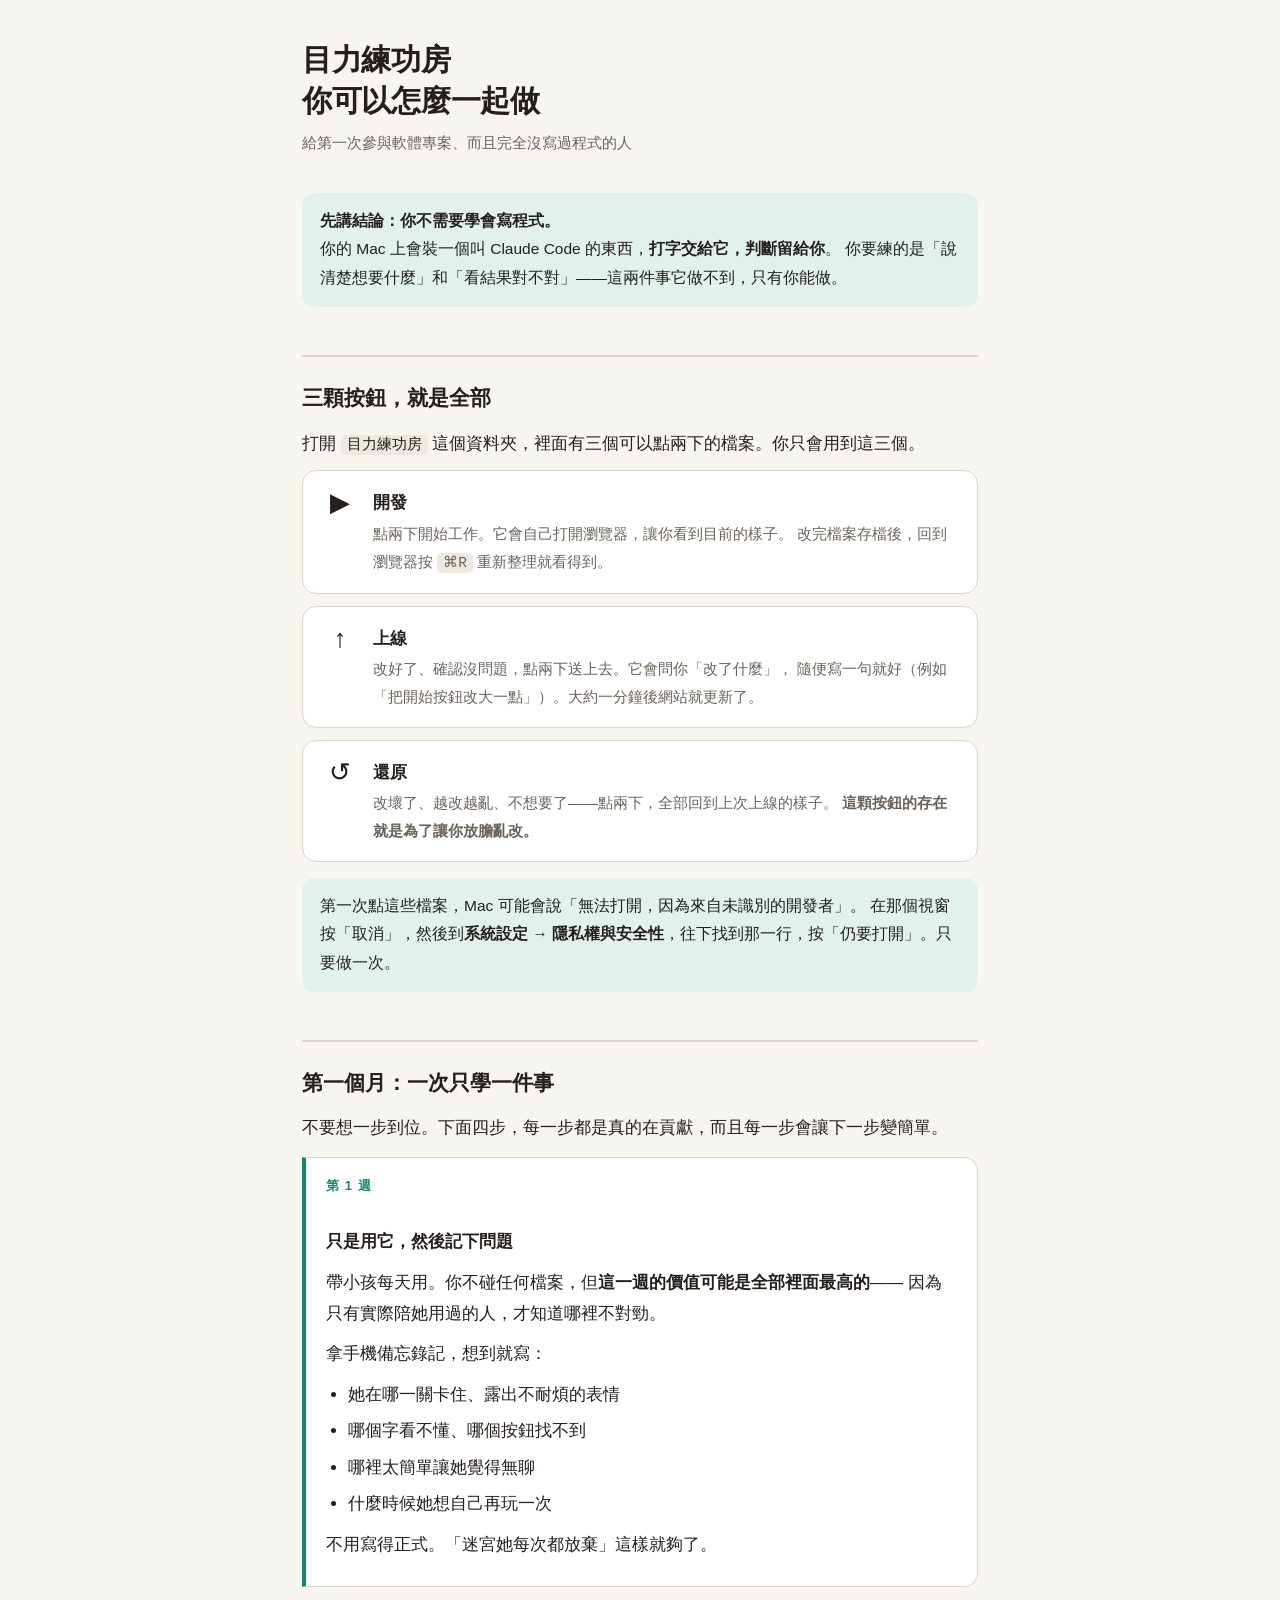
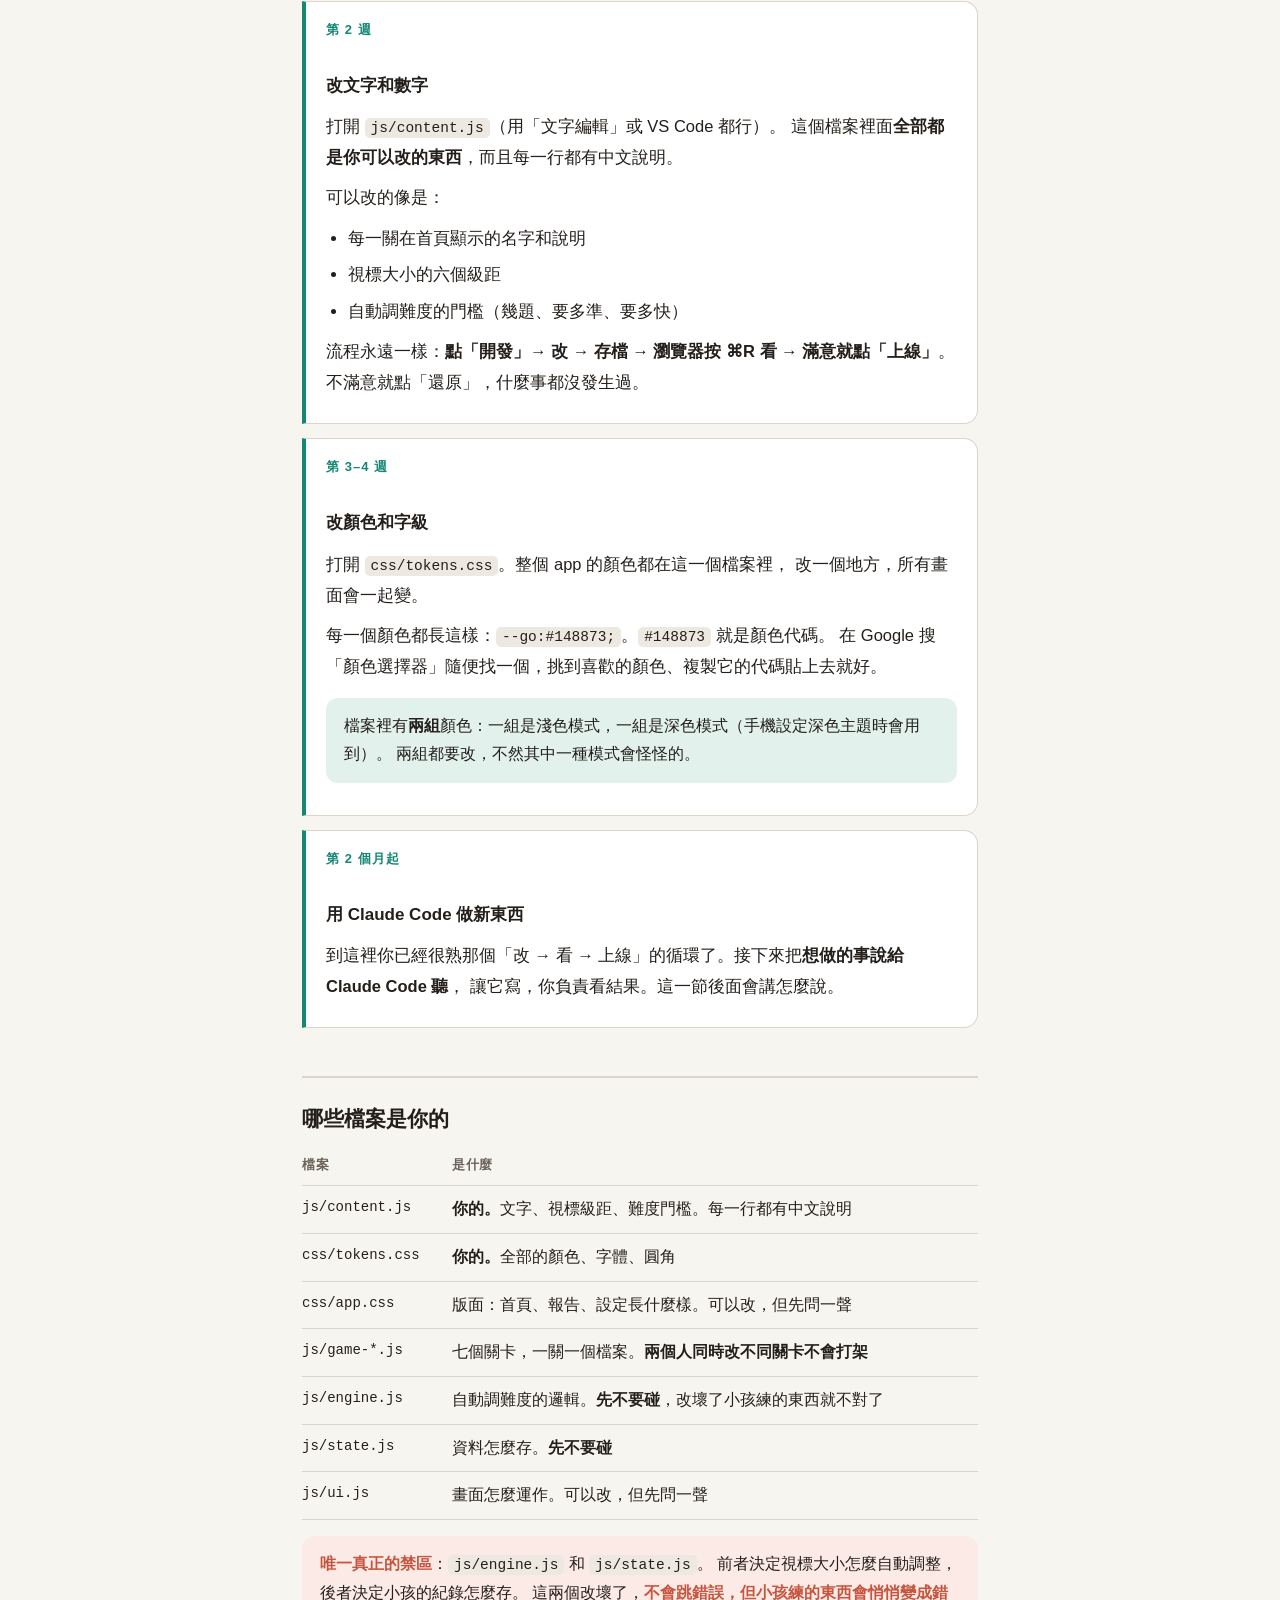
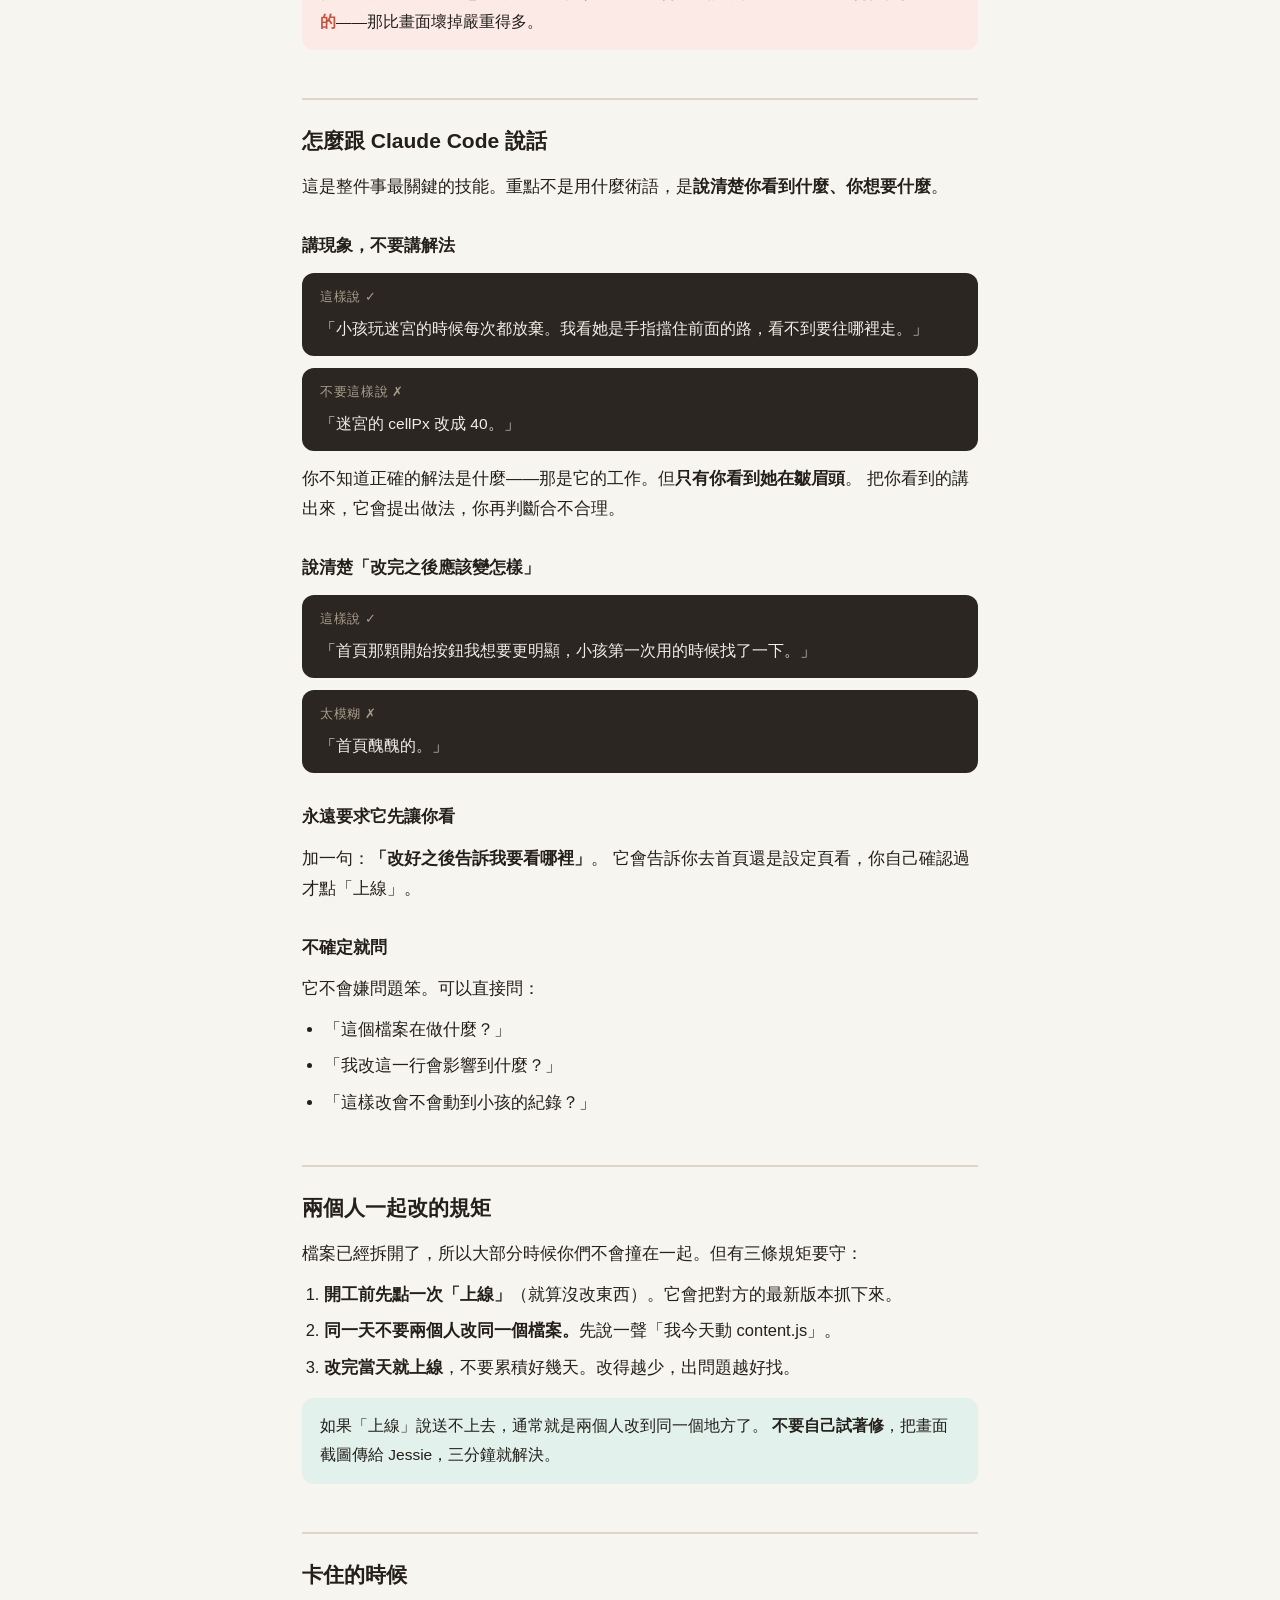
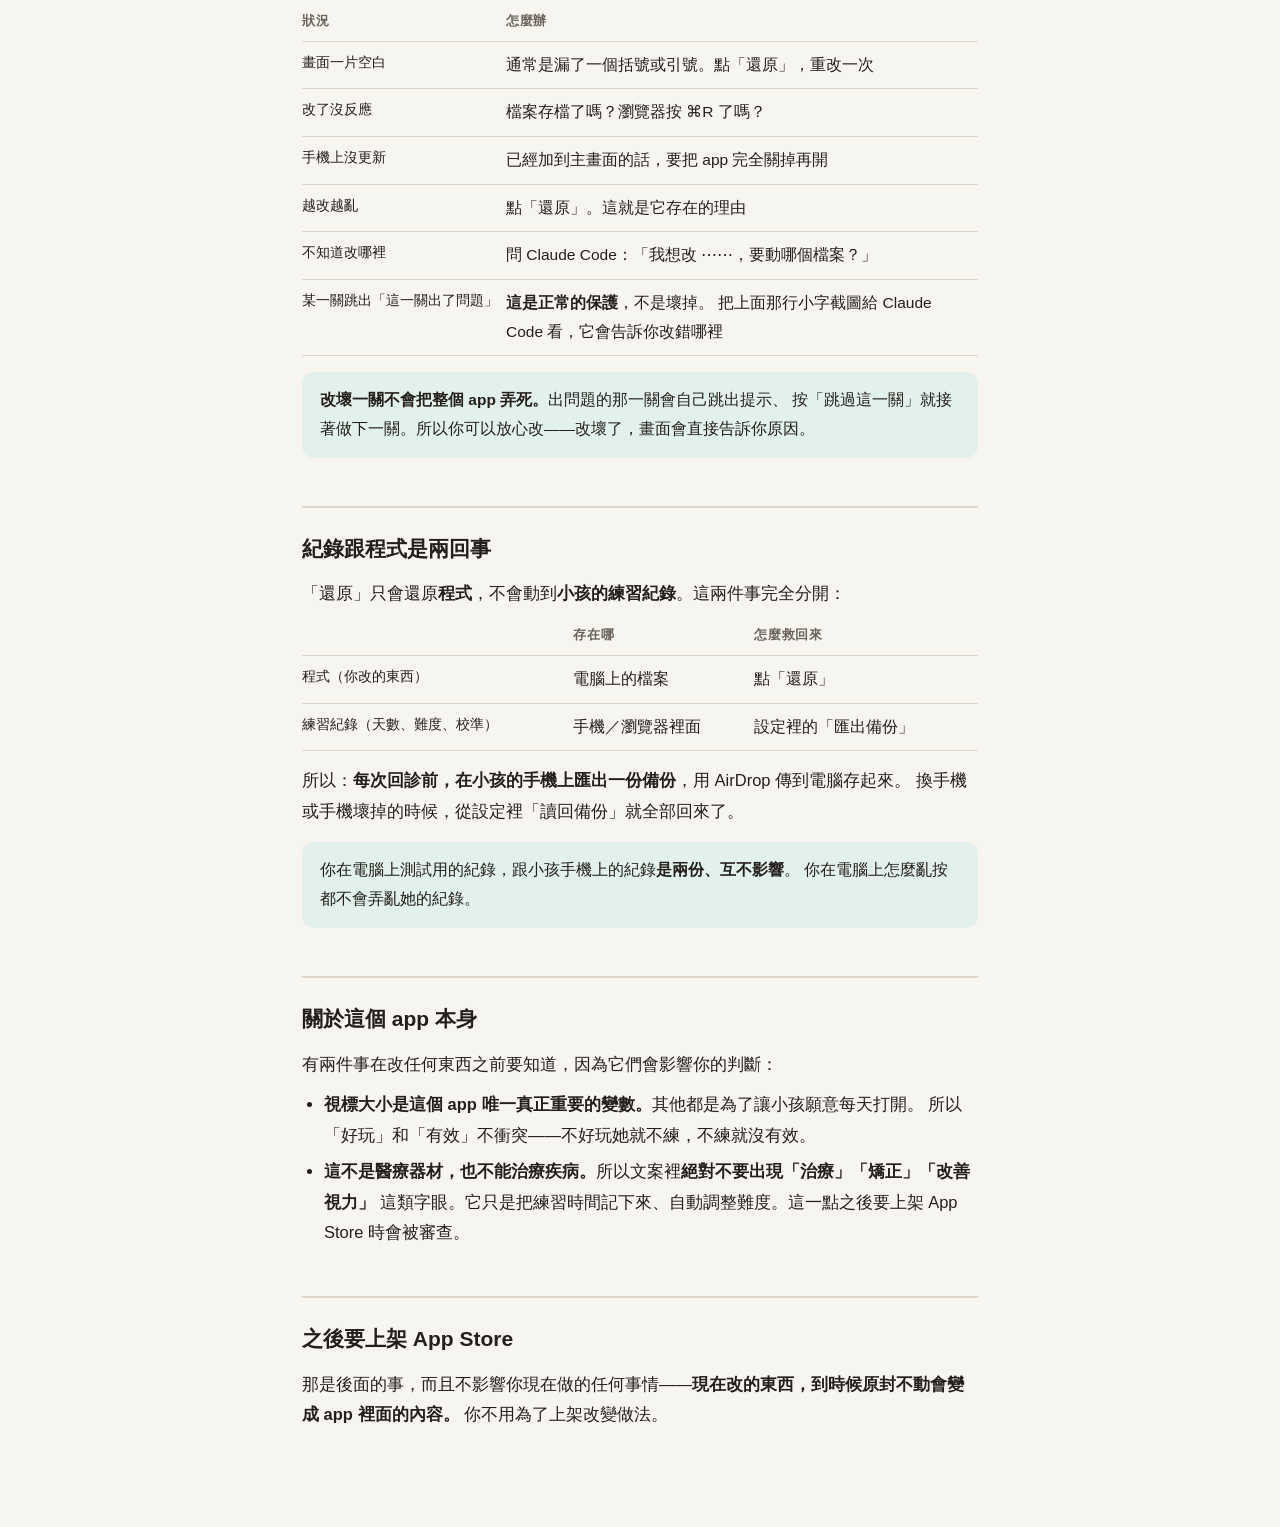
<file: 給太太的說明.html>
<!doctype html>
<html lang="zh-Hant">
<head>
<meta charset="utf-8">
<meta name="viewport" content="width=device-width, initial-scale=1">
<title>目力練功房 · 怎麼一起做</title>
<style>
:root{--paper:#F7F5F0;--ink:#241F1B;--muted:#6B635A;--line:#DDD5C9;--go:#148873;
  --go-soft:#E2F1EC;--warn:#C6553F;--warn-soft:#FBEAE6;--card:#fff;
  --cjk:'PingFang TC','Noto Sans TC',sans-serif;color-scheme:light}
*{box-sizing:border-box}
body{margin:0;background:var(--paper);color:var(--ink);font-family:var(--cjk);
  line-height:1.85;font-size:16.5px}
.wrap{max-width:720px;margin:0 auto;padding:40px 22px 90px}
h1{font-size:30px;line-height:1.35;margin:0 0 8px;letter-spacing:-.01em}
.sub{color:var(--muted);font-size:15px;margin:0 0 36px}
h2{font-size:21px;margin:48px 0 6px;padding-top:22px;border-top:2px solid var(--line)}
h3{font-size:17px;margin:28px 0 6px}
p{margin:10px 0}
ul,ol{margin:10px 0;padding-left:22px}
li{margin:6px 0}
b{font-weight:600}
code{background:#EDE8E0;padding:2px 6px;border-radius:5px;font-size:14.5px;
  font-family:ui-monospace,Menlo,monospace}
.card{background:var(--card);border:1px solid var(--line);border-radius:14px;
  padding:18px 20px;margin:16px 0}
.btn{display:flex;gap:14px;align-items:flex-start;background:var(--card);
  border:1px solid var(--line);border-radius:14px;padding:16px 18px;margin:12px 0}
.btn .ic{font-size:26px;line-height:1.2;flex:none;width:38px;text-align:center}
.btn .t{font-weight:600;margin-bottom:2px}
.btn .d{color:var(--muted);font-size:15px}
.step{background:var(--card);border:1px solid var(--line);border-left:4px solid var(--go);
  border-radius:0 14px 14px 0;padding:16px 20px;margin:14px 0}
.step .w{font-size:13px;letter-spacing:.08em;color:var(--go);font-weight:700;margin-bottom:4px}
.note{background:var(--go-soft);border-radius:12px;padding:14px 18px;margin:16px 0;font-size:15.5px}
.stop{background:var(--warn-soft);border-radius:12px;padding:14px 18px;margin:16px 0;font-size:15.5px}
.stop b{color:var(--warn)}
table{width:100%;border-collapse:collapse;margin:14px 0;font-size:15.5px}
th{text-align:left;font-size:13px;letter-spacing:.05em;color:var(--muted);
  padding:0 8px 8px 0;border-bottom:1px solid var(--line);font-weight:600}
td{padding:9px 8px 9px 0;border-bottom:1px solid var(--line);vertical-align:top}
td:first-child{white-space:nowrap;font-family:ui-monospace,Menlo,monospace;font-size:14px}
.say{background:#2B2621;color:#F2EDE4;border-radius:12px;padding:14px 18px;margin:12px 0;
  font-size:15.5px;line-height:1.75}
.say .who{font-size:12.5px;color:#A89C8C;margin-bottom:6px;letter-spacing:.05em}
</style>
</head>
<body><div class="wrap">

<h1>目力練功房<br>你可以怎麼一起做</h1>
<p class="sub">給第一次參與軟體專案、而且完全沒寫過程式的人</p>

<div class="note">
<b>先講結論：你不需要學會寫程式。</b><br>
你的 Mac 上會裝一個叫 Claude Code 的東西，<b>打字交給它，判斷留給你</b>。
你要練的是「說清楚想要什麼」和「看結果對不對」——這兩件事它做不到，只有你能做。
</div>

<h2>三顆按鈕，就是全部</h2>
<p>打開 <code>目力練功房</code> 這個資料夾，裡面有三個可以點兩下的檔案。你只會用到這三個。</p>

<div class="btn"><div class="ic">▶</div><div>
  <div class="t">開發</div>
  <div class="d">點兩下開始工作。它會自己打開瀏覽器，讓你看到目前的樣子。
  改完檔案存檔後，回到瀏覽器按 <code>⌘R</code> 重新整理就看得到。</div></div></div>

<div class="btn"><div class="ic">↑</div><div>
  <div class="t">上線</div>
  <div class="d">改好了、確認沒問題，點兩下送上去。它會問你「改了什麼」，
  隨便寫一句就好（例如「把開始按鈕改大一點」）。大約一分鐘後網站就更新了。</div></div></div>

<div class="btn"><div class="ic">↺</div><div>
  <div class="t">還原</div>
  <div class="d">改壞了、越改越亂、不想要了——點兩下，全部回到上次上線的樣子。
  <b>這顆按鈕的存在就是為了讓你放膽亂改。</b></div></div></div>

<div class="note">
第一次點這些檔案，Mac 可能會說「無法打開，因為來自未識別的開發者」。
在那個視窗按「取消」，然後到<b>系統設定 → 隱私權與安全性</b>，往下找到那一行，按「仍要打開」。只要做一次。
</div>

<h2>第一個月：一次只學一件事</h2>
<p>不要想一步到位。下面四步，每一步都是真的在貢獻，而且每一步會讓下一步變簡單。</p>

<div class="step"><div class="w">第 1 週</div>
<h3>只是用它，然後記下問題</h3>
<p>帶小孩每天用。你不碰任何檔案，但<b>這一週的價值可能是全部裡面最高的</b>——
因為只有實際陪她用過的人，才知道哪裡不對勁。</p>
<p>拿手機備忘錄記，想到就寫：</p>
<ul>
<li>她在哪一關卡住、露出不耐煩的表情</li>
<li>哪個字看不懂、哪個按鈕找不到</li>
<li>哪裡太簡單讓她覺得無聊</li>
<li>什麼時候她想自己再玩一次</li>
</ul>
<p>不用寫得正式。「迷宮她每次都放棄」這樣就夠了。</p>
</div>

<div class="step"><div class="w">第 2 週</div>
<h3>改文字和數字</h3>
<p>打開 <code>js/content.js</code>（用「文字編輯」或 VS Code 都行）。
這個檔案裡面<b>全部都是你可以改的東西</b>，而且每一行都有中文說明。</p>
<p>可以改的像是：</p>
<ul>
<li>每一關在首頁顯示的名字和說明</li>
<li>視標大小的六個級距</li>
<li>自動調難度的門檻（幾題、要多準、要多快）</li>
</ul>
<p>流程永遠一樣：<b>點「開發」→ 改 → 存檔 → 瀏覽器按 ⌘R 看 → 滿意就點「上線」</b>。
不滿意就點「還原」，什麼事都沒發生過。</p>
</div>

<div class="step"><div class="w">第 3–4 週</div>
<h3>改顏色和字級</h3>
<p>打開 <code>css/tokens.css</code>。整個 app 的顏色都在這一個檔案裡，
改一個地方，所有畫面會一起變。</p>
<p>每一個顏色都長這樣：<code>--go:#148873;</code>。<code>#148873</code> 就是顏色代碼。
在 Google 搜「顏色選擇器」隨便找一個，挑到喜歡的顏色、複製它的代碼貼上去就好。</p>
<div class="note">檔案裡有<b>兩組</b>顏色：一組是淺色模式，一組是深色模式（手機設定深色主題時會用到）。
兩組都要改，不然其中一種模式會怪怪的。</div>
</div>

<div class="step"><div class="w">第 2 個月起</div>
<h3>用 Claude Code 做新東西</h3>
<p>到這裡你已經很熟那個「改 → 看 → 上線」的循環了。接下來把<b>想做的事說給 Claude Code 聽</b>，
讓它寫，你負責看結果。這一節後面會講怎麼說。</p>
</div>

<h2>哪些檔案是你的</h2>
<table>
<tr><th>檔案</th><th>是什麼</th></tr>
<tr><td>js/content.js</td><td><b>你的。</b>文字、視標級距、難度門檻。每一行都有中文說明</td></tr>
<tr><td>css/tokens.css</td><td><b>你的。</b>全部的顏色、字體、圓角</td></tr>
<tr><td>css/app.css</td><td>版面：首頁、報告、設定長什麼樣。可以改，但先問一聲</td></tr>
<tr><td>js/game-*.js</td><td>七個關卡，一關一個檔案。<b>兩個人同時改不同關卡不會打架</b></td></tr>
<tr><td>js/engine.js</td><td>自動調難度的邏輯。<b>先不要碰</b>，改壞了小孩練的東西就不對了</td></tr>
<tr><td>js/state.js</td><td>資料怎麼存。<b>先不要碰</b></td></tr>
<tr><td>js/ui.js</td><td>畫面怎麼運作。可以改，但先問一聲</td></tr>
</table>

<div class="stop">
<b>唯一真正的禁區</b>：<code>js/engine.js</code> 和 <code>js/state.js</code>。
前者決定視標大小怎麼自動調整，後者決定小孩的紀錄怎麼存。
這兩個改壞了，<b>不會跳錯誤，但小孩練的東西會悄悄變成錯的</b>——那比畫面壞掉嚴重得多。
</div>

<h2>怎麼跟 Claude Code 說話</h2>
<p>這是整件事最關鍵的技能。重點不是用什麼術語，是<b>說清楚你看到什麼、你想要什麼</b>。</p>

<h3>講現象，不要講解法</h3>
<div class="say"><div class="who">這樣說 ✓</div>
「小孩玩迷宮的時候每次都放棄。我看她是手指擋住前面的路，看不到要往哪裡走。」</div>
<div class="say"><div class="who">不要這樣說 ✗</div>
「迷宮的 cellPx 改成 40。」</div>
<p>你不知道正確的解法是什麼——那是它的工作。但<b>只有你看到她在皺眉頭</b>。
把你看到的講出來，它會提出做法，你再判斷合不合理。</p>

<h3>說清楚「改完之後應該變怎樣」</h3>
<div class="say"><div class="who">這樣說 ✓</div>
「首頁那顆開始按鈕我想要更明顯，小孩第一次用的時候找了一下。」</div>
<div class="say"><div class="who">太模糊 ✗</div>
「首頁醜醜的。」</div>

<h3>永遠要求它先讓你看</h3>
<p>加一句：<b>「改好之後告訴我要看哪裡」</b>。
它會告訴你去首頁還是設定頁看，你自己確認過才點「上線」。</p>

<h3>不確定就問</h3>
<p>它不會嫌問題笨。可以直接問：</p>
<ul>
<li>「這個檔案在做什麼？」</li>
<li>「我改這一行會影響到什麼？」</li>
<li>「這樣改會不會動到小孩的紀錄？」</li>
</ul>

<h2>兩個人一起改的規矩</h2>
<p>檔案已經拆開了，所以大部分時候你們不會撞在一起。但有三條規矩要守：</p>
<ol>
<li><b>開工前先點一次「上線」</b>（就算沒改東西）。它會把對方的最新版本抓下來。</li>
<li><b>同一天不要兩個人改同一個檔案。</b>先說一聲「我今天動 content.js」。</li>
<li><b>改完當天就上線</b>，不要累積好幾天。改得越少，出問題越好找。</li>
</ol>
<div class="note">如果「上線」說送不上去，通常就是兩個人改到同一個地方了。
<b>不要自己試著修</b>，把畫面截圖傳給 Jessie，三分鐘就解決。</div>

<h2>卡住的時候</h2>
<table>
<tr><th>狀況</th><th>怎麼辦</th></tr>
<tr><td>畫面一片空白</td><td>通常是漏了一個括號或引號。點「還原」，重改一次</td></tr>
<tr><td>改了沒反應</td><td>檔案存檔了嗎？瀏覽器按 ⌘R 了嗎？</td></tr>
<tr><td>手機上沒更新</td><td>已經加到主畫面的話，要把 app 完全關掉再開</td></tr>
<tr><td>越改越亂</td><td>點「還原」。這就是它存在的理由</td></tr>
<tr><td>不知道改哪裡</td><td>問 Claude Code：「我想改 ⋯⋯，要動哪個檔案？」</td></tr>
<tr><td>某一關跳出「這一關出了問題」</td><td><b>這是正常的保護</b>，不是壞掉。
把上面那行小字截圖給 Claude Code 看，它會告訴你改錯哪裡</td></tr>
</table>
<div class="note"><b>改壞一關不會把整個 app 弄死。</b>出問題的那一關會自己跳出提示、
按「跳過這一關」就接著做下一關。所以你可以放心改——改壞了，畫面會直接告訴你原因。</div>

<h2>紀錄跟程式是兩回事</h2>
<p>「還原」只會還原<b>程式</b>，不會動到<b>小孩的練習紀錄</b>。這兩件事完全分開：</p>
<table>
<tr><th></th><th>存在哪</th><th>怎麼救回來</th></tr>
<tr><td>程式（你改的東西）</td><td>電腦上的檔案</td><td>點「還原」</td></tr>
<tr><td>練習紀錄（天數、難度、校準）</td><td>手機／瀏覽器裡面</td><td>設定裡的「匯出備份」</td></tr>
</table>
<p>所以：<b>每次回診前，在小孩的手機上匯出一份備份</b>，用 AirDrop 傳到電腦存起來。
換手機或手機壞掉的時候，從設定裡「讀回備份」就全部回來了。</p>
<div class="note">你在電腦上測試用的紀錄，跟小孩手機上的紀錄<b>是兩份、互不影響</b>。
你在電腦上怎麼亂按都不會弄亂她的紀錄。</div>

<h2>關於這個 app 本身</h2>
<p>有兩件事在改任何東西之前要知道，因為它們會影響你的判斷：</p>
<ul>
<li><b>視標大小是這個 app 唯一真正重要的變數。</b>其他都是為了讓小孩願意每天打開。
所以「好玩」和「有效」不衝突——不好玩她就不練，不練就沒有效。</li>
<li><b>這不是醫療器材，也不能治療疾病。</b>所以文案裡<b>絕對不要出現「治療」「矯正」「改善視力」</b>
這類字眼。它只是把練習時間記下來、自動調整難度。這一點之後要上架 App Store 時會被審查。</li>
</ul>

<h2>之後要上架 App Store</h2>
<p>那是後面的事，而且不影響你現在做的任何事情——<b>現在改的東西，到時候原封不動會變成 app 裡面的內容。</b>
你不用為了上架改變做法。</p>

</div></body></html>
</file>
